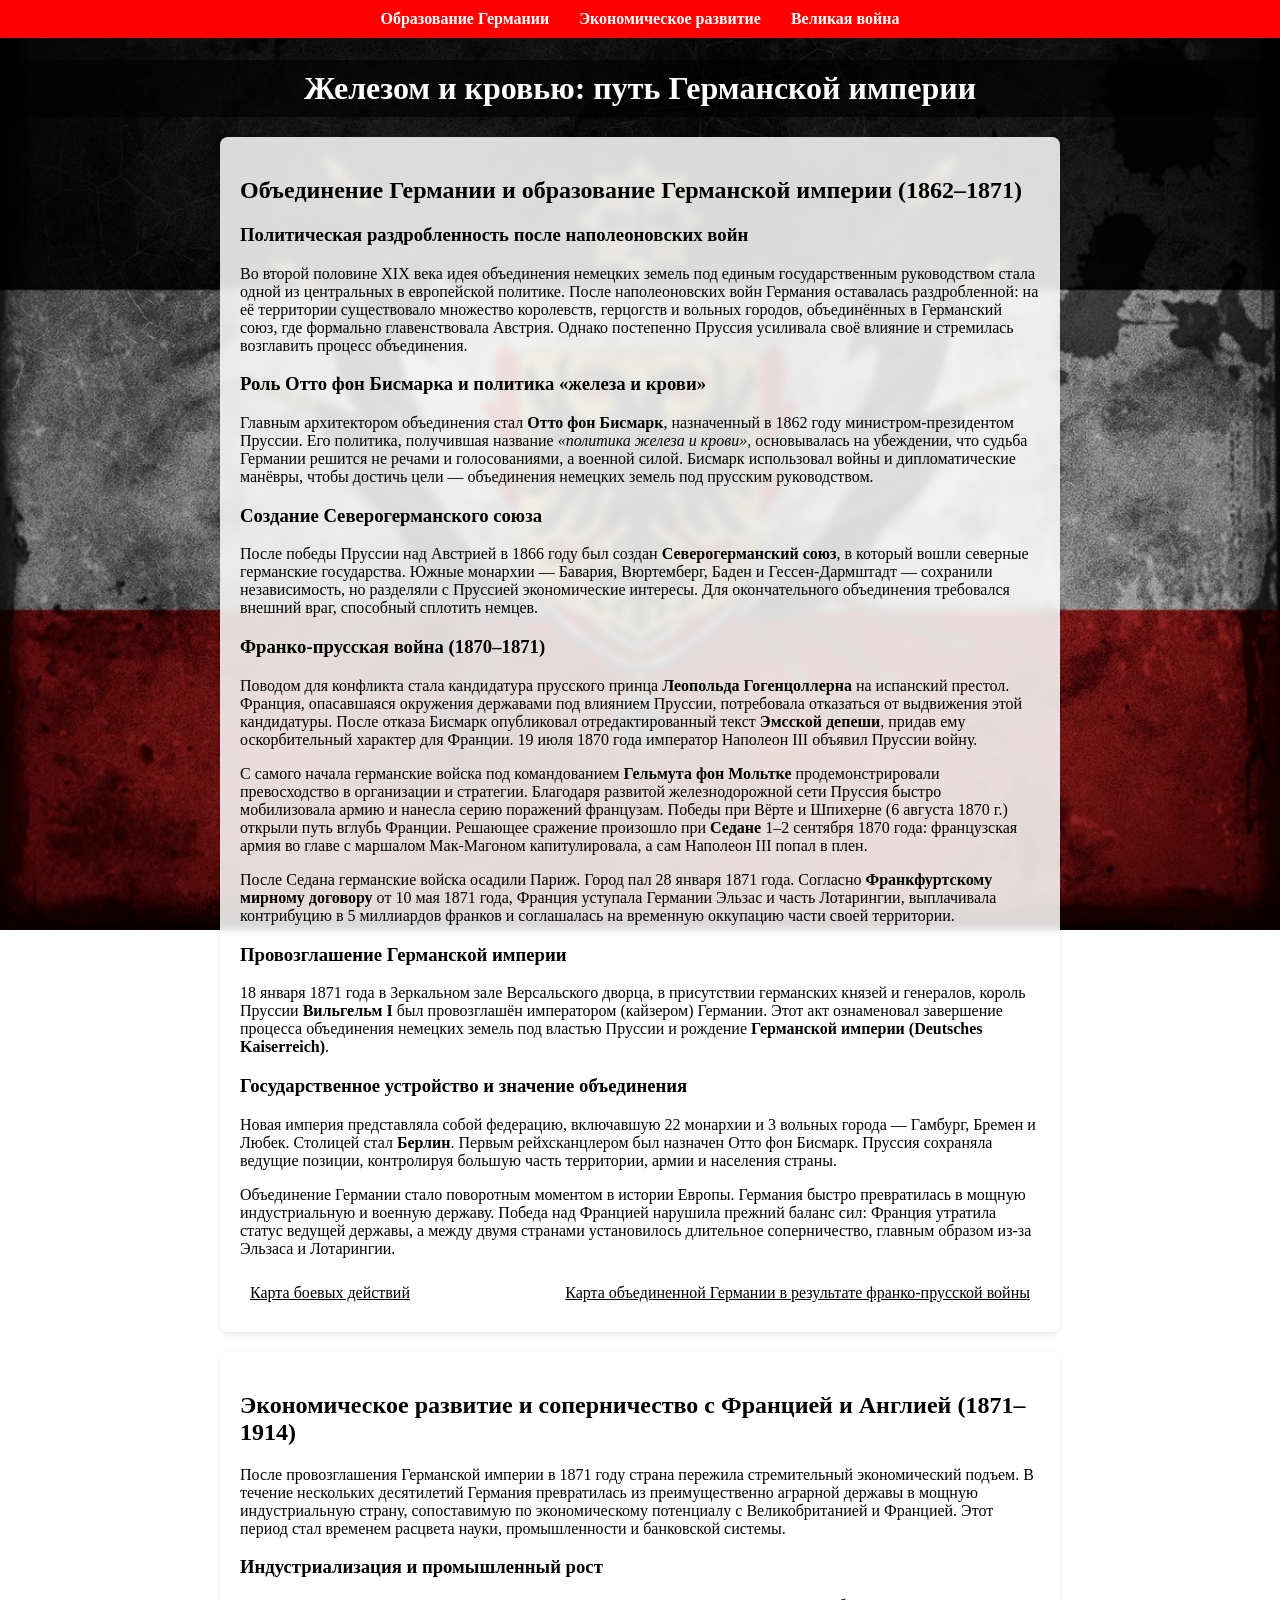
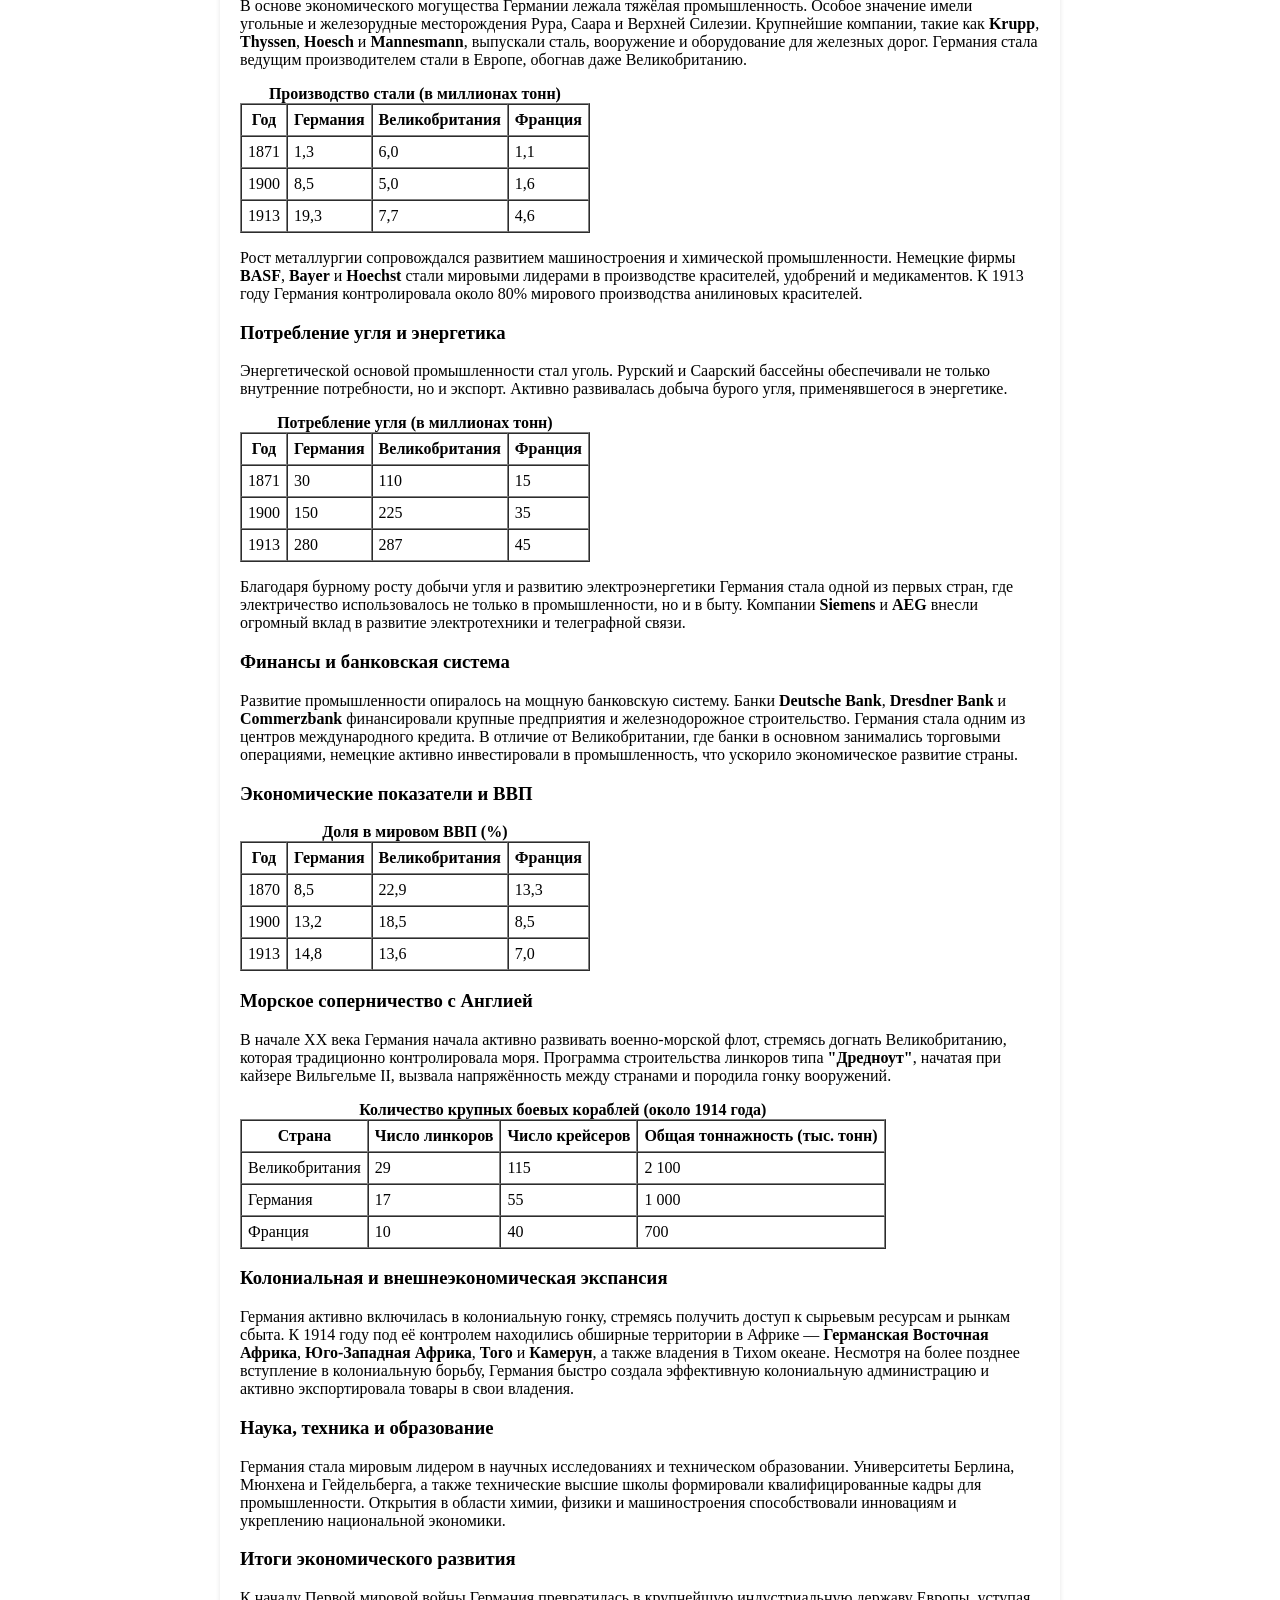
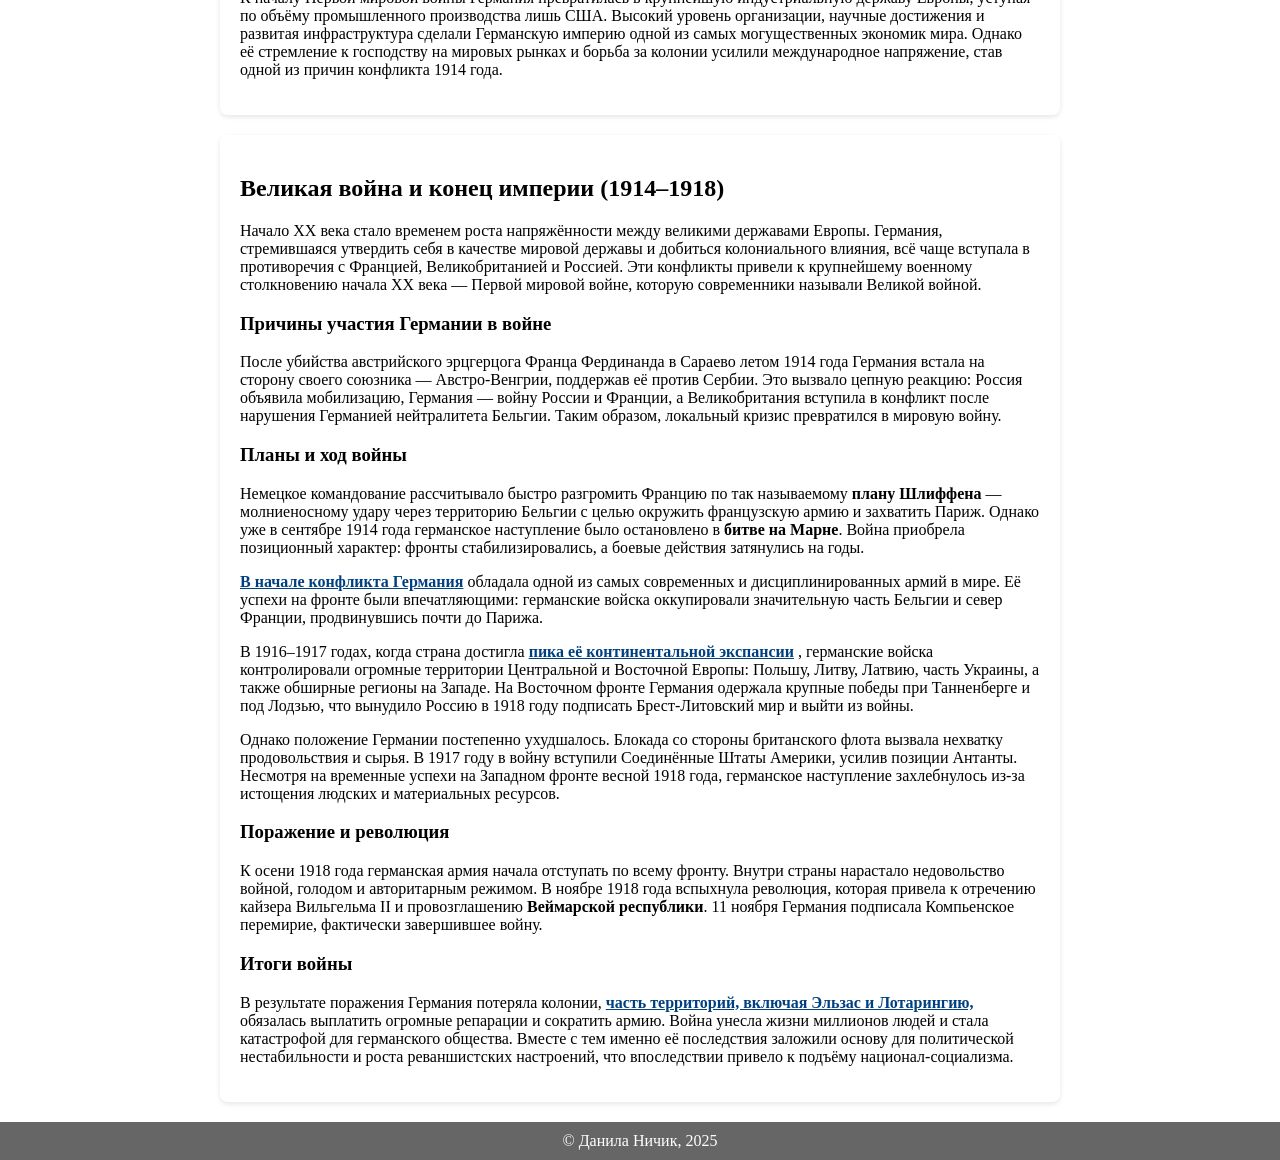
<file: project1/german_empire.html>
<!DOCTYPE html> 
<html lang="ru">
<head>
    <meta charset="UTF-8">
    <title>Железом и кровью</title>
    <style>
     
        body {
            font-family: 'Merriweather', serif;
            margin: 0;
            padding: 0;
            color: #000;    
            background-image: url("image1.jpg");
            background-size: cover;
            background-position: center center;
            background-repeat: no-repeat;
            background-attachment: fixed;
        }

        header {
            background: rgba(0, 0, 0, 0.6);
            color: #fff;
            padding: 10px 20px;
            text-align: center;
            margin-top: 60px;
        }
        header h1 {
            margin: 0;
        }

        nav {
            background-color: rgb(255, 0, 0);
            display: flex;
            justify-content: center;
            padding: 10px 0;
            position: fixed;
            top: 0;
            left: 0;
            right: 0;
           width: 100%; 
            z-index: 1000;
        }
        nav a {
            color: #fff;
            text-decoration: none;
            margin: 0 15px;
            font-weight: bold;
        }
        nav a:hover {
            text-decoration: underline;
        }

        section {
            padding: 20px;
            margin: 20px auto;
            max-width: 800px;
            background: rgba(255, 255, 255, 0.85);
            border-radius: 8px;
            box-shadow: 0 2px 5px rgba(0, 0, 0, 0.1);
            backdrop-filter: blur(3px);
            -webkit-backdrop-filter: blur(3px);
        }
        section img {
            max-width: 100%;
            border-radius: 8px;
            margin-top: 10px;
        }

        footer {
            text-align: center;
            padding: 10px;
            background: rgba(0,0,0,0.6);
            color: #ffffff;
            margin-top: 20px;
        }

       
        .map-wrap {
            position: relative;
            display: inline-block;
            cursor: pointer;
            color: #000;
            text-decoration: underline;
        }
        .map-wrap .map-img {
            display: none;
            position: absolute;
            bottom: calc(100% + 8px);
            left: 50%;
            transform: translateX(-50%);
            border-radius: 8px;
            box-shadow: 0 4px 12px rgba(0,0,0,0.25);
            z-index: 9999;
        }
        .map-wrap:hover .map-img,
        .map-wrap:focus-within .map-img {
            display: block;
        }
        
    </style>
    
</head>
<body>
    <header>
        <h1>Железом и кровью: путь Германской империи</h1>
    </header>

    <nav>
        <a href="#section1">Образование Германии</a>
        <a href="#section2">Экономическое развитие</a>
        <a href="#section3">Великая война</a>
    </nav>

    <section id="section1">
    <h2>Объединение Германии и образование Германской империи (1862–1871)</h2>

    <h3>Политическая раздробленность после наполеоновских войн</h3>
    <p>
        Во второй половине XIX века идея объединения немецких земель под единым государственным руководством 
        стала одной из центральных в европейской политике. После наполеоновских войн Германия оставалась раздробленной: 
        на её территории существовало множество королевств, герцогств и вольных городов, объединённых в Германский союз, 
        где формально главенствовала Австрия. Однако постепенно Пруссия усиливала своё влияние и стремилась возглавить процесс объединения.
    </p>

    <h3>Роль Отто фон Бисмарка и политика «железа и крови»</h3>
    <p>
        Главным архитектором объединения стал <strong>Отто фон Бисмарк</strong>, назначенный в 1862 году министром-президентом Пруссии. 
        Его политика, получившая название <em>«политика железа и крови»</em>, основывалась на убеждении, что судьба Германии решится не речами и голосованиями, 
        а военной силой. Бисмарк использовал войны и дипломатические манёвры, чтобы достичь цели — объединения немецких земель под прусским руководством.
    </p>

    <h3>Создание Северогерманского союза</h3>
    <p>
        После победы Пруссии над Австрией в 1866 году был создан <strong>Северогерманский союз</strong>, в который вошли северные германские государства. 
        Южные монархии — Бавария, Вюртемберг, Баден и Гессен-Дармштадт — сохранили независимость, но разделяли с Пруссией экономические интересы. 
        Для окончательного объединения требовался внешний враг, способный сплотить немцев.
    </p>

    <h3>Франко-прусская война (1870–1871)</h3>
    <p>
        Поводом для конфликта стала кандидатура прусского принца <strong>Леопольда Гогенцоллерна</strong> на испанский престол. 
        Франция, опасавшаяся окружения державами под влиянием Пруссии, потребовала отказаться от выдвижения этой кандидатуры. 
        После отказа Бисмарк опубликовал отредактированный текст <strong>Эмсской депеши</strong>, придав ему оскорбительный характер для Франции. 
        19 июля 1870 года император Наполеон III объявил Пруссии войну.
    </p>

    <p>
        С самого начала германские войска под командованием <strong>Гельмута фон Мольтке</strong> продемонстрировали превосходство в организации и стратегии. 
        Благодаря развитой железнодорожной сети Пруссия быстро мобилизовала армию и нанесла серию поражений французам. 
        Победы при Вёрте и Шпихерне (6 августа 1870 г.) открыли путь вглубь Франции. 
        Решающее сражение произошло при <strong>Седане</strong> 1–2 сентября 1870 года: французская армия во главе с маршалом Мак-Магоном капитулировала, 
        а сам Наполеон III попал в плен.
    </p>

    <p>
        После Седана германские войска осадили Париж. Город пал 28 января 1871 года. 
        Согласно <strong>Франкфуртскому мирному договору</strong> от 10 мая 1871 года, Франция уступала Германии Эльзас и часть Лотарингии, 
        выплачивала контрибуцию в 5 миллиардов франков и соглашалась на временную оккупацию части своей территории.
    </p>

    <h3>Провозглашение Германской империи</h3>
    <p>
        18 января 1871 года в Зеркальном зале Версальского дворца, в присутствии германских князей и генералов, 
        король Пруссии <strong>Вильгельм I</strong> был провозглашён императором (кайзером) Германии. 
        Этот акт ознаменовал завершение процесса объединения немецких земель под властью Пруссии и рождение <strong>Германской империи (Deutsches Kaiserreich)</strong>.
    </p>

    <h3>Государственное устройство и значение объединения</h3>
    <p>
        Новая империя представляла собой федерацию, включавшую 22 монархии и 3 вольных города — Гамбург, Бремен и Любек. 
        Столицей стал <strong>Берлин</strong>. Первым рейхсканцлером был назначен Отто фон Бисмарк. 
        Пруссия сохраняла ведущие позиции, контролируя большую часть территории, армии и населения страны.
    </p>

    <p>
        Объединение Германии стало поворотным моментом в истории Европы. 
        Германия быстро превратилась в мощную индустриальную и военную державу. 
        Победа над Францией нарушила прежний баланс сил: Франция утратила статус ведущей державы, 
        а между двумя странами установилось длительное соперничество, главным образом из-за Эльзаса и Лотарингии.
    </p>

   

 <div class="map-wrap left-map" tabindex="0" aria-label="Карта боевых действий">
    <span>Карта боевых действий</span>
    <img src="image3.jpg" alt="Карта боевых действий" class="map-img">
</div>

<div class="map-wrap right-map" tabindex="0" aria-label="Карта объединенной Германии">
    <span>Карта объединенной Германии в результате франко-прусской войны</span>
    <img src="image44.png" alt="Карта объединенной Германии" class="map-img">
</div>

<style>
.map-wrap {
    position: relative;
    display: inline-block;
    cursor: pointer;
    text-decoration: underline;
    margin: 10px;
}


.left-map {
    float: left-top;   
}
.right-map {
    float: right;  
}


.map-wrap .map-img {
    display: none;
    position: absolute;
    bottom: calc(100% + 8px);
    left: 50%;
    transform: translateX(-50%);
    max-width: 400px;
    border-radius: 8px;
    box-shadow: 0 4px 12px rgba(0,0,0,0.25);
    z-index: 9999;
}


.map-wrap:hover .map-img,
.map-wrap:focus-within .map-img {
    display: block;
}
</style>

    </section>

<section id="section2">
    <h2>Экономическое развитие и соперничество с Францией и Англией (1871–1914)</h2>

    <p>
        После провозглашения Германской империи в 1871 году страна пережила стремительный экономический подъем. 
        В течение нескольких десятилетий Германия превратилась из преимущественно аграрной державы в мощную индустриальную страну, 
        сопоставимую по экономическому потенциалу с Великобританией и Францией. 
        Этот период стал временем расцвета науки, промышленности и банковской системы.
    </p>

    <h3>Индустриализация и промышленный рост</h3>
    <p>
        В основе экономического могущества Германии лежала тяжёлая промышленность. 
        Особое значение имели угольные и железорудные месторождения Рура, Саара и Верхней Силезии. 
        Крупнейшие компании, такие как <strong>Krupp</strong>, <strong>Thyssen</strong>, <strong>Hoesch</strong> и <strong>Mannesmann</strong>, 
        выпускали сталь, вооружение и оборудование для железных дорог. 
        Германия стала ведущим производителем стали в Европе, обогнав даже Великобританию.
    </p>

    <table border="1" cellpadding="6" cellspacing="0">
        <caption><strong>Производство стали (в миллионах тонн)</strong></caption>
        <tr>
            <th>Год</th>
            <th>Германия</th>
            <th>Великобритания</th>
            <th>Франция</th>
        </tr>
        <tr>
            <td>1871</td>
            <td>1,3</td>
            <td>6,0</td>
            <td>1,1</td>
        </tr>
        <tr>
            <td>1900</td>
            <td>8,5</td>
            <td>5,0</td>
            <td>1,6</td>
        </tr>
        <tr>
            <td>1913</td>
            <td>19,3</td>
            <td>7,7</td>
            <td>4,6</td>
        </tr>
    </table>

    <p>
        Рост металлургии сопровождался развитием машиностроения и химической промышленности. 
        Немецкие фирмы <strong>BASF</strong>, <strong>Bayer</strong> и <strong>Hoechst</strong> стали мировыми лидерами в производстве красителей, удобрений и медикаментов. 
        К 1913 году Германия контролировала около 80% мирового производства анилиновых красителей.
    </p>

    <h3>Потребление угля и энергетика</h3>
    <p>
        Энергетической основой промышленности стал уголь. Рурский и Саарский бассейны обеспечивали не только внутренние потребности, 
        но и экспорт. Активно развивалась добыча бурого угля, применявшегося в энергетике.
    </p>

    <table border="1" cellpadding="6" cellspacing="0">
        <caption><strong>Потребление угля (в миллионах тонн)</strong></caption>
        <tr>
            <th>Год</th>
            <th>Германия</th>
            <th>Великобритания</th>
            <th>Франция</th>
        </tr>
        <tr>
            <td>1871</td>
            <td>30</td>
            <td>110</td>
            <td>15</td>
        </tr>
        <tr>
            <td>1900</td>
            <td>150</td>
            <td>225</td>
            <td>35</td>
        </tr>
        <tr>
            <td>1913</td>
            <td>280</td>
            <td>287</td>
            <td>45</td>
        </tr>
    </table>

    <p>
        Благодаря бурному росту добычи угля и развитию электроэнергетики Германия стала одной из первых стран, 
        где электричество использовалось не только в промышленности, но и в быту. 
        Компании <strong>Siemens</strong> и <strong>AEG</strong> внесли огромный вклад в развитие электротехники и телеграфной связи.
    </p>

    <h3>Финансы и банковская система</h3>
    <p>
        Развитие промышленности опиралось на мощную банковскую систему. 
        Банки <strong>Deutsche Bank</strong>, <strong>Dresdner Bank</strong> и <strong>Commerzbank</strong> 
        финансировали крупные предприятия и железнодорожное строительство. 
        Германия стала одним из центров международного кредита. 
        В отличие от Великобритании, где банки в основном занимались торговыми операциями, 
        немецкие активно инвестировали в промышленность, что ускорило экономическое развитие страны.
    </p>

    <h3>Экономические показатели и ВВП</h3>
    <table border="1" cellpadding="6" cellspacing="0">
        <caption><strong>Доля в мировом ВВП (%)</strong></caption>
        <tr>
            <th>Год</th>
            <th>Германия</th>
            <th>Великобритания</th>
            <th>Франция</th>
        </tr>
        <tr>
            <td>1870</td>
            <td>8,5</td>
            <td>22,9</td>
            <td>13,3</td>
        </tr>
        <tr>
            <td>1900</td>
            <td>13,2</td>
            <td>18,5</td>
            <td>8,5</td>
        </tr>
        <tr>
            <td>1913</td>
            <td>14,8</td>
            <td>13,6</td>
            <td>7,0</td>
        </tr>
    </table>

    <h3>Морское соперничество с Англией</h3>
    <p>
        В начале XX века Германия начала активно развивать военно-морской флот, стремясь догнать Великобританию, 
        которая традиционно контролировала моря. Программа строительства линкоров типа <strong>"Дредноут"</strong>, 
        начатая при кайзере Вильгельме II, вызвала напряжённость между странами и породила гонку вооружений.
    </p>

    <table border="1" cellpadding="6" cellspacing="0">
        <caption><strong>Количество крупных боевых кораблей (около 1914 года)</strong></caption>
        <tr>
            <th>Страна</th>
            <th>Число линкоров</th>
            <th>Число крейсеров</th>
            <th>Общая тоннажность (тыс. тонн)</th>
        </tr>
        <tr>
            <td>Великобритания</td>
            <td>29</td>
            <td>115</td>
            <td>2 100</td>
        </tr>
        <tr>
            <td>Германия</td>
            <td>17</td>
            <td>55</td>
            <td>1 000</td>
        </tr>
        <tr>
            <td>Франция</td>
            <td>10</td>
            <td>40</td>
            <td>700</td>
        </tr>
    </table>

    <h3>Колониальная и внешнеэкономическая экспансия</h3>
    <p>
        Германия активно включилась в колониальную гонку, стремясь получить доступ к сырьевым ресурсам и рынкам сбыта. 
        К 1914 году под её контролем находились обширные территории в Африке — <strong>Германская Восточная Африка</strong>, 
        <strong>Юго-Западная Африка</strong>, <strong>Того</strong> и <strong>Камерун</strong>, 
        а также владения в Тихом океане. 
        Несмотря на более позднее вступление в колониальную борьбу, Германия быстро создала эффективную колониальную администрацию 
        и активно экспортировала товары в свои владения.
    </p>

    <h3>Наука, техника и образование</h3>
    <p>
        Германия стала мировым лидером в научных исследованиях и техническом образовании. 
        Университеты Берлина, Мюнхена и Гейдельберга, а также технические высшие школы формировали квалифицированные кадры для промышленности. 
        Открытия в области химии, физики и машиностроения способствовали инновациям и укреплению национальной экономики.
    </p>

    <h3>Итоги экономического развития</h3>
    <p>
        К началу Первой мировой войны Германия превратилась в крупнейшую индустриальную державу Европы, 
        уступая по объёму промышленного производства лишь США. 
        Высокий уровень организации, научные достижения и развитая инфраструктура сделали Германскую империю 
        одной из самых могущественных экономик мира. 
        Однако её стремление к господству на мировых рынках и борьба за колонии усилили международное напряжение, 
        став одной из причин конфликта 1914 года.
    </p>
</section>


    <section id="section3">
   <h2>Великая война и конец империи (1914–1918)</h2>

    <p>
        Начало XX века стало временем роста напряжённости между великими державами Европы. Германия, стремившаяся утвердить себя в качестве мировой державы и добиться колониального влияния, всё чаще вступала в противоречия с Францией, Великобританией и Россией. Эти конфликты привели к крупнейшему военному столкновению начала XX века — Первой мировой войне, которую современники называли Великой войной.
    </p>

    <h3>Причины участия Германии в войне</h3>
    <p>
        После убийства австрийского эрцгерцога Франца Фердинанда в Сараево летом 1914 года Германия встала на сторону своего союзника — Австро-Венгрии, поддержав её против Сербии. Это вызвало цепную реакцию: Россия объявила мобилизацию, Германия — войну России и Франции, а Великобритания вступила в конфликт после нарушения Германией нейтралитета Бельгии. Таким образом, локальный кризис превратился в мировую войну.
    </p>

    <h3>Планы и ход войны</h3>
    <p>
        Немецкое командование рассчитывало быстро разгромить Францию по так называемому <b>плану Шлиффена</b> — молниеносному удару через территорию Бельгии с целью окружить французскую армию и захватить Париж. Однако уже в сентябре 1914 года германское наступление было остановлено в <b>битве на Марне</b>. Война приобрела позиционный характер: фронты стабилизировались, а боевые действия затянулись на годы.
    </p>

    <p>
        
        <span class="hover-image">
            <b>В начале конфликта Германия</b>
            <img src="g1.jpg" width="500"  alt="Германия в начале войны" class="hover-pic">
        </span> 
        обладала одной из самых современных и дисциплинированных армий в мире. Её успехи на фронте были впечатляющими: германские войска оккупировали значительную часть Бельгии и север Франции, продвинувшись почти до Парижа.
    </p>

    <p>
        В 1916–1917 годах, когда страна достигла 
        <span class="hover-image">
            <b> пика её континентальной экспансии</b>
            <img src="g2.jpg" alt="Германия в пике континентальной экспансии" class="hover-pic">
        </span>, 
        германские войска контролировали огромные территории Центральной и Восточной Европы: Польшу, Литву, Латвию, часть Украины, а также обширные регионы на Западе. На Восточном фронте Германия одержала крупные победы при Танненберге и под Лодзью, что вынудило Россию в 1918 году подписать Брест-Литовский мир и выйти из войны.
    </p>

    <p>
        Однако положение Германии постепенно ухудшалось. Блокада со стороны британского флота вызвала нехватку продовольствия и сырья. В 1917 году в войну вступили Соединённые Штаты Америки, усилив позиции Антанты. Несмотря на временные успехи на Западном фронте весной 1918 года, германское наступление захлебнулось из-за истощения людских и материальных ресурсов.
    </p>

    <h3>Поражение и революция</h3>
    <p>
        К осени 1918 года германская армия начала отступать по всему фронту. Внутри страны нарастало недовольство войной, голодом и авторитарным режимом. В ноябре 1918 года вспыхнула революция, которая привела к отречению кайзера Вильгельма II и провозглашению <b>Веймарской республики</b>. 11 ноября Германия подписала Компьенское перемирие, фактически завершившее войну.
    </p>

    <h3>Итоги войны</h3>
    <p>
        В результате поражения Германия потеряла колонии,      <span class="hover-image">
        <b>часть территорий, включая Эльзас и Лотарингию,</b>
        <img class="hover-pic" src="g3.jpg" alt="">
    </span>  обязалась выплатить огромные репарации и сократить армию. Война унeсла жизни миллионов людей и стала катастрофой для германского общества. Вместе с тем именно её последствия заложили основу для политической нестабильности и роста реваншистских настроений, что впоследствии привело к подъёму национал-социализма.
    </p>

    <style>
        .hover-image {
            position: relative;
            cursor: pointer;
            color: #004080;
        }

        .hover-image b {
            text-decoration: underline;
            font-weight: 600;
        }

        .hover-pic {
            display: none;
            position: absolute;
            bottom: 120%; 
            left: 0;
           
            width: 380px;
            border: 2px solid #444;
            border-radius: 8px;
            box-shadow: 0 4px 12px rgba(0,0,0,0.4);
            background: #fff;
            opacity: 0;
            transition: opacity 0.4s ease;
            z-index: 20;
        }

        .hover-image:hover .hover-pic {
            display: block;
            opacity: 1;
        }
    </style>

    </section>

    <footer>
        © Данила Ничик, 2025
    </footer>
</body>
</html>
</file>
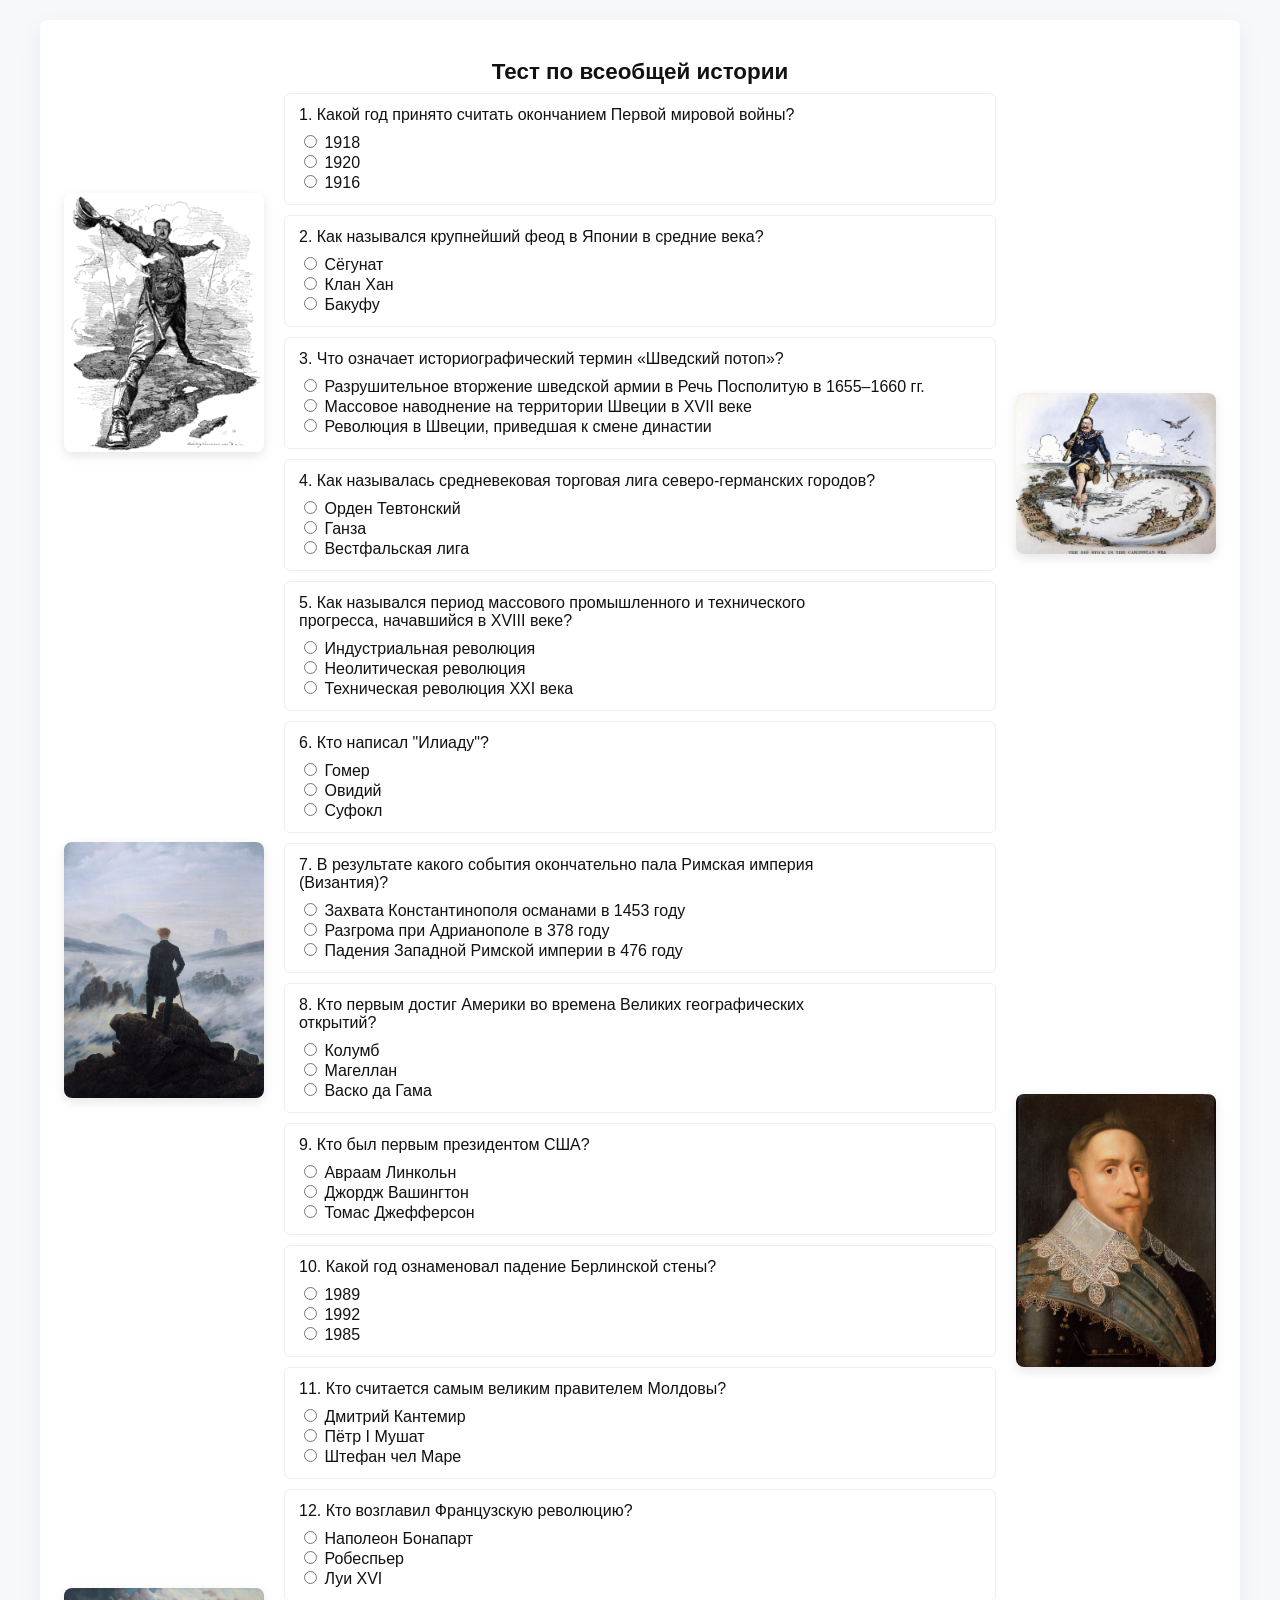
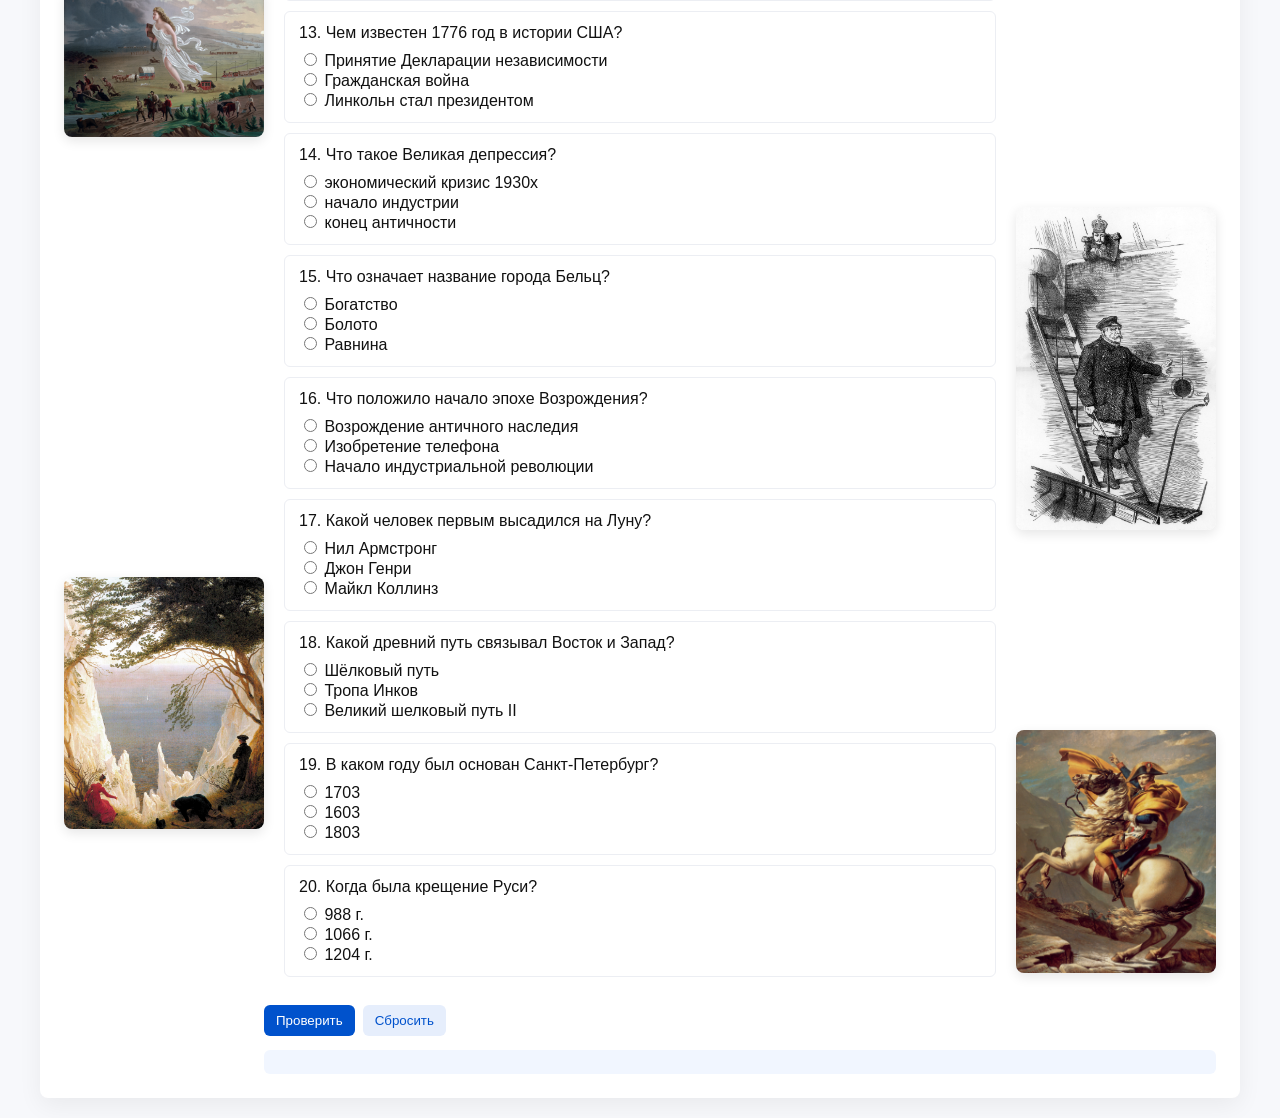
<file: project2/test.html>
<!DOCTYPE html>
<html lang="ru">
<head>
  <meta charset="utf-8">
  <meta name="viewport" content="width=device-width,initial-scale=1">
  <title>Тест по истории — Школьные проекты</title>
  <link rel="stylesheet" href="styles.test.css">
</head>
<body>
  <main class="container">
    <h1>Тест по всеобщей истории</h1>
    <form id="quizForm">
      <div class="quiz-wrapper">
        <div id="leftSidebar" class="sidebar left-sidebar">
          <!-- фотографии слева -->
          <img src="x1.jpg" alt="История 1" style="margin-top: 100px; margin-bottom: 20px;">
          <img src="x3.jpg" alt="История 3" style="margin-top: 350px; margin-bottom: 20px;">
          <img src="x7.jpg" alt="История 7" style="margin-top: 450px; margin-bottom: 20px;">
          <img src="x9.jpg" alt="История 9" style="margin-top: 400px; margin-bottom: 20px;">
        </div>
        
        <div id="questions" class="middle-column">
          <!-- вопросы будут добавлены через JavaScript -->
        </div>
        
        <div id="rightSidebar" class="sidebar right-sidebar">
          <!-- фотографии справа -->
          <img src="x2.jpg" alt="История 2" style="margin-top: 300px; margin-bottom: 20px;">
          <img src="x6.jpg" alt="История 6" style="margin-top: 500px; margin-bottom: 20px;">
          <img src="x4.jpg" alt="История 4" style="margin-top: 400px; margin-bottom: 20px;">
          <img src="x8.jpg" alt="История 8" style="margin-top: 160px; margin-bottom: 20px;">
        </div>
      </div>

      <div class="controls">
        <button type="button" id="submitBtn" class="btn">Проверить</button>
        <button type="reset" id="resetBtn" class="btn btn-secondary">Сбросить</button>
      </div>
    </form>

    <div id="result" class="result" aria-live="polite"></div>
  </main>

  <script src="script.test.js"></script>
</body>
</html>
</file>
<file: project2/styles.test.css>
* { box-sizing: border-box; }
body { font-family: Arial, Helvetica, sans-serif; background:#f7f8fb; color:#111; margin:0; padding:20px; }
.container { max-width:1200px; margin:0 auto; background:white; padding:24px; border-radius:8px; box-shadow:0 8px 24px rgba(15,15,15,0.06); }
h1 { font-size:1.4rem; margin-bottom:8px; text-align: center; }
.lead { color:#555; margin-bottom:18px; }

.quiz-wrapper { display: flex; gap: 20px; align-items: flex-start; }
.middle-column { flex: 1; min-width: 0; }
.sidebar { width: 200px; display: flex; flex-direction: column; gap: 20px; }
.left-sidebar { align-items: flex-end; }
.right-sidebar { align-items: flex-start; }
.sidebar img { max-width: 100%; border-radius: 8px; box-shadow: 0 4px 12px rgba(0,0,0,0.1); }

#questions > div { border:1px solid #eceef3; padding:12px 14px; border-radius:6px; margin-bottom:10px; }
#questions > div > p { margin:0 0 8px 0; }
.result-indicator { min-width: 60px; text-align: right; }
.question { border:1px solid #eceef3; padding:12px 14px; border-radius:6px; margin-bottom:10px; }
.question legend { font-weight:700; margin-bottom:8px; }
.question label { display:block; margin:6px 0; cursor:pointer; }
.controls { margin-top:12px; display:flex; gap:8px; clear: both; margin-left: 200px; }
.btn { background:#0052cc; color:#fff; border:none; padding:8px 12px; border-radius:6px; cursor:pointer; }
.btn-secondary { background:#e6eefc; color:#0052cc; }
.result { margin-top:14px; padding:12px; border-radius:6px; background:#f1f6ff; color:#002b6f; font-weight:700; margin-left: 200px; }
@media (max-width:900px){ 
  .quiz-wrapper { flex-direction: column; }
  .sidebar { width: 100%; }
  .left-sidebar, .right-sidebar { align-items: center; flex-direction: row; flex-wrap: wrap; }
  .sidebar img { max-width: 150px; }
  .controls, .result { margin-left: 0; }
}
@media (max-width:600px){ 
  .container{padding:16px;} 
  .sidebar img { display: none; }
}
</file>
